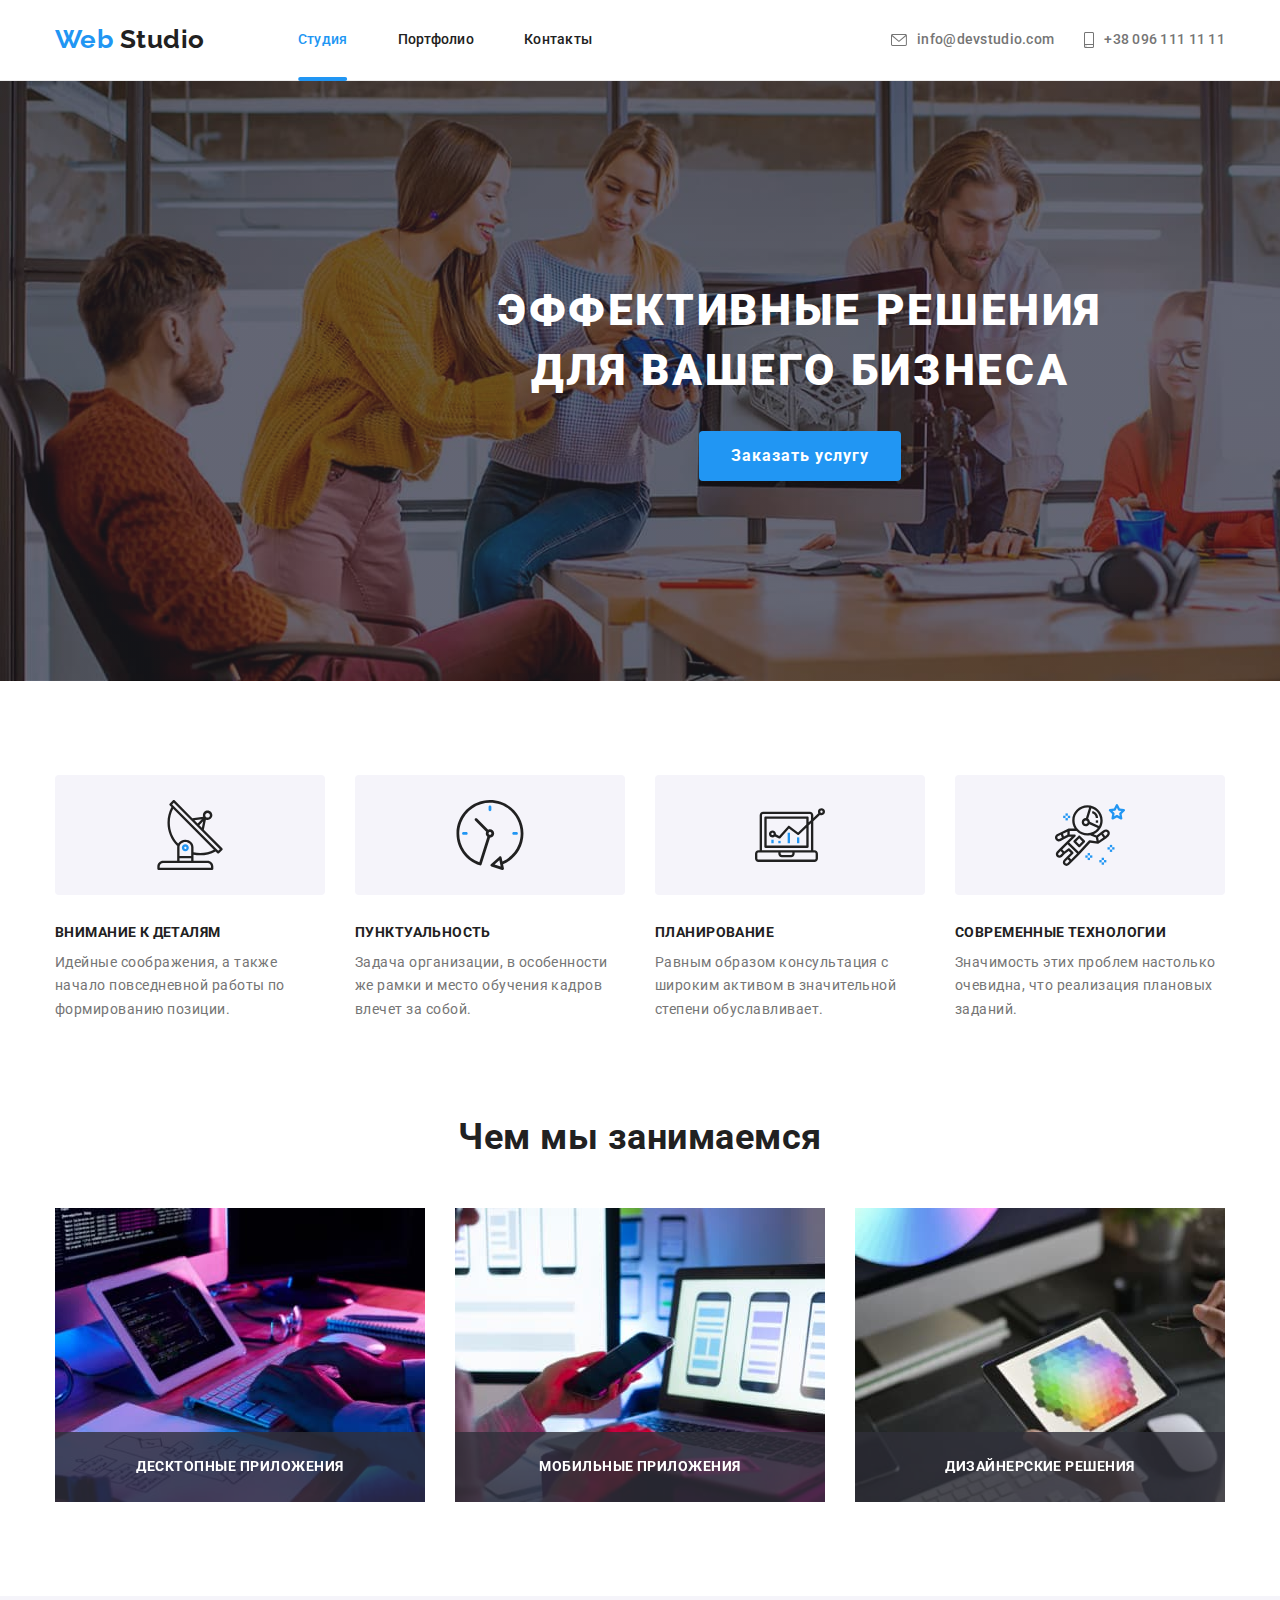
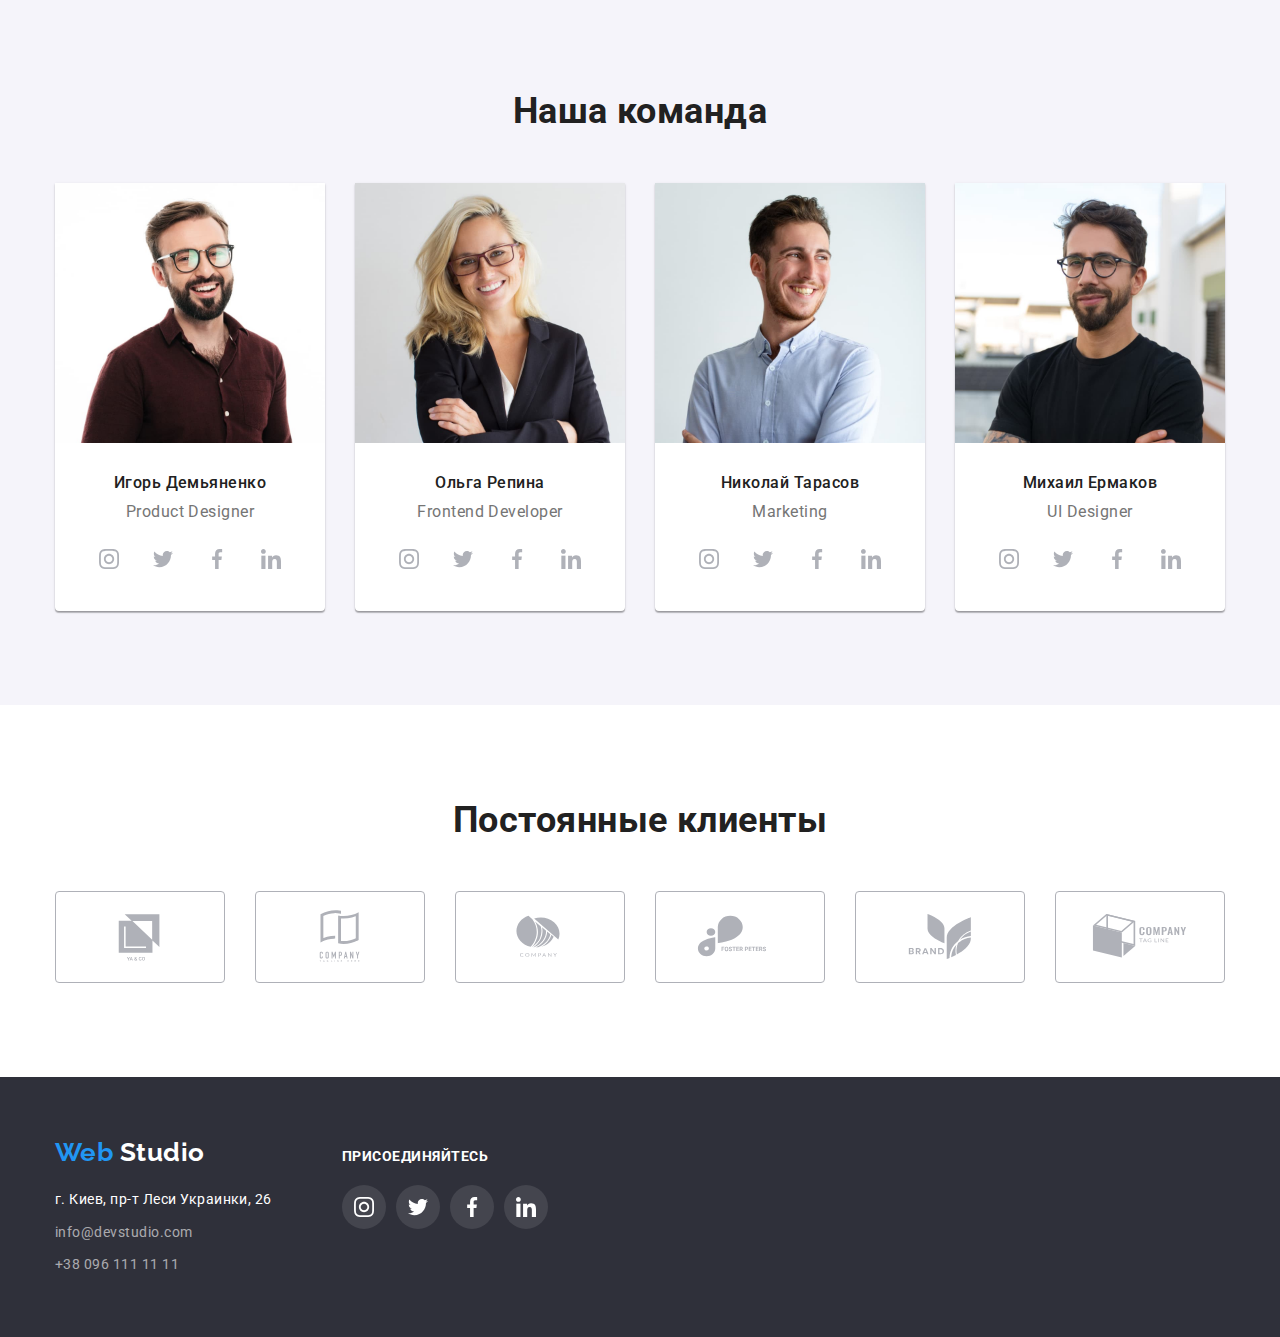
<file: index.html>
<!DOCTYPE html>
<html lang="ru">
	<head>
		<meta charset="UTF-8" />
		<meta http-equiv="X-UA-Compatible" content="IE=edge" />
		<meta name="viewport" content="width=device-width, initial-scale=1.0" />
		<title>WebStudio</title>
		<link rel="preconnect" href="https://fonts.googleapis.com" />
		<link rel="preconnect" href="https://fonts.gstatic.com" crossorigin />
		<link
			href="https://fonts.googleapis.com/css2?family=Raleway:wght@700&family=Roboto:wght@400;500;700;900&display=swap"
			rel="stylesheet"
		/>
		<link rel="stylesheet" href="./css/modern-normalize.css" />
		<link rel="stylesheet" href="./css/styles.css" />
	</head>
	<body>
		<header class="header-border">
			<div class="flex-nav container">
				<nav class="flex-nav">
					<a href="" lang="en" class="logo-header link">
						Web
						<span class="logo-accent">Studio</span>
					</a>

					<ul class="flex-nav-menu">
						<li class="list nav-menu-item">
							<a href="./index.html" class="link site-nav-text current">Студия</a>
						</li>
						<li class="list nav-menu-item">
							<a href="./portfolio.html" class="link site-nav-text">Портфолио</a>
						</li>
						<li class="list nav-menu-item">
							<a href="" class="link site-nav-text">Контакты</a>
						</li>
					</ul>
				</nav>
				<ul class="flex-nav-contact">
					<li class="list nav-contact-item">
						<a href="mailto:info@devstudio.com" class="link site-contact">
							<svg class="nav-icons" width="16" height="12">
								<use href="./images/icons.svg#icon-mail"></use>
							</svg>
							info@devstudio.com
						</a>
					</li>
					<li class="list nav-contact-item">
						<a href="tel:+380961111111" class="link site-contact">
							<svg class="nav-icons" width="10" height="16">
								<use href="./images/icons.svg#icon-smartphone"></use>
							</svg>
							+38 096 111 11 11
						</a>
					</li>
				</ul>
			</div>
		</header>
		<main>
			<section class="hero-section">
				<div class="container">
					<h1 class="hero-title">
						Эффективные решения
						<br />
						для вашего бизнеса
					</h1>
					<button data-modal-open type="button" class="hero-button">Заказать услугу</button>
					<div data-modal class="hero-backdrop is-hidden">
						<div class="hero-modal">
							<button data-modal-close type="button" class="hero-modal-close">
								<svg class="hero-modal-x" width="11" height="11">
									<use href="./images/icons.svg#icon-x"></use>
								</svg>
							</button>
						</div>
					</div>
				</div>
			</section>

			<section class="section">
				<!--Скрытый заголовок-->
				<div class="container">
					<h2 class="visually-hidden">Наши преимущества</h2>

					<ul class="advantages-items">
						<li class="list advantages-item">
							<div class="advantages-card-icon">
								<svg width="70" height="70">
									<use href="./images/icons.svg#icon-antenna"></use>
								</svg>
							</div>
							<h3 class="advantages-title">Внимание к деталям</h3>
							<p class="advantages-text">
								Идейные соображения, а также начало повседневной работы по формированию позиции.
							</p>
						</li>
						<li class="list advantages-item">
							<div class="advantages-card-icon">
								<svg width="70" height="70">
									<use href="./images/icons.svg#icon-clock"></use>
								</svg>
							</div>
							<h3 class="advantages-title">Пунктуальность</h3>
							<p class="advantages-text">
								Задача организации, в особенности же рамки и место обучения кадров влечет за собой.
							</p>
						</li>
						<li class="list advantages-item">
							<div class="advantages-card-icon">
								<svg width="70" height="70">
									<use href="./images/icons.svg#icon-diagram"></use>
								</svg>
							</div>
							<h3 class="advantages-title">Планирование</h3>
							<p class="advantages-text">
								Равным образом консультация с широким активом в значительной степени обуславливает.
							</p>
						</li>
						<li class="list advantages-item">
							<div class="advantages-card-icon">
								<svg width="70" height="70">
									<use href="./images/icons.svg#icon-astronaut"></use>
								</svg>
							</div>
							<h3 class="advantages-title">Современные технологии</h3>
							<p class="advantages-text">
								Значимость этих проблем настолько очевидна, что реализация плановых заданий.
							</p>
						</li>
					</ul>
				</div>
			</section>
			<section class="wedo-section">
				<div class="container">
					<h2 class="title wedo-title">Чем мы занимаемся</h2>

					<ul class="wedo-ul">
						<li class="list wedo-item">
							<img src="./images/about-1.jpg" alt="человек печатает на клавиатуре код" width="370" />
							<div class="wedo-backdrop">
								<p class="wedo-backdrop-text">Десктопные приложения</p>
							</div>
						</li>
						<li class="list wedo-item">
							<img src="./images/about-2.jpg" alt="на ноутбуке разметка сайтов" width="370" />
							<div class="wedo-backdrop">
								<p class="wedo-backdrop-text">Мобильные приложения</p>
							</div>
						</li>
						<li class="list wedo-item">
							<img src="./images/about-3.jpg" alt="человек держит цветовую палитра" width="370" />
							<div class="wedo-backdrop">
								<p class="wedo-backdrop-text">Дизайнерские решения</p>
							</div>
						</li>
					</ul>
				</div>
			</section>
			<section class="team section">
				<div class="team-container">
					<h2 class="title team-title">Наша команда</h2>
					<ul class="team-items">
						<li class="list team-item">
							<img class="" src="./images/team-1.jpg" alt="улыбающийся мужчина в очках" width="270" />
							<div class="team-item-text">
								<h3 class="team-item-title">Игорь Демьяненко</h3>
								<p class="team-item-role" lang="en">Product Designer</p>
								<ul class="team-social-list">
									<li class="list team-social">
										<a class="team-social-link link" href="">
											<svg class="team-icon" width="20" height="20">
												<use href="./images/icons.svg#icon-instagram"></use>
											</svg>
										</a>
									</li>
									<li class="list team-social">
										<a class="team-social-link link" href="">
											<svg class="team-icon" width="20" height="20">
												<use href="./images/icons.svg#icon-twitter"></use>
											</svg>
										</a>
									</li>
									<li class="list team-social">
										<a class="team-social-link link" href="">
											<svg class="team-icon" width="20" height="20">
												<use href="./images/icons.svg#icon-facebook"></use>
											</svg>
										</a>
									</li>
									<li class="list team-social">
										<a class="team-social-link link" href="">
											<svg class="team-icon" width="20" height="20">
												<use href="./images/icons.svg#icon-linkedin"></use>
											</svg>
										</a>
									</li>
								</ul>
							</div>
						</li>
						<li class="list team-item">
							<img class="" src="./images/team-2.jpg" alt="красивая девушка улыбается" width="270" />
							<div class="team-item-text">
								<h3 class="team-item-title">Ольга Репина</h3>
								<p class="team-item-role" lang="en">Frontend Developer</p>
								<ul class="team-social-list">
									<li class="list team-social">
										<a class="team-social-link link" href="">
											<svg class="team-icon" width="20" height="20">
												<use href="./images/icons.svg#icon-instagram"></use>
											</svg>
										</a>
									</li>
									<li class="list team-social">
										<a class="team-social-link link" href="">
											<svg class="team-icon" width="20" height="20">
												<use href="./images/icons.svg#icon-twitter"></use>
											</svg>
										</a>
									</li>
									<li class="list team-social">
										<a class="team-social-link link" href="">
											<svg class="team-icon" width="20" height="20">
												<use href="./images/icons.svg#icon-facebook"></use>
											</svg>
										</a>
									</li>
									<li class="list team-social">
										<a class="team-social-link link" href="">
											<svg class="team-icon" width="20" height="20">
												<use href="./images/icons.svg#icon-linkedin"></use>
											</svg>
										</a>
									</li>
								</ul>
							</div>
						</li>
						<li class="list team-item">
							<img class="" src="./images/team-3.jpg" alt="мужчина в голубой рубашке" width="270" />
							<div class="team-item-text">
								<h3 class="team-item-title">Николай Тарасов</h3>
								<p class="team-item-role" lang="en">Marketing</p>
								<ul class="team-social-list">
									<li class="list team-social">
										<a class="team-social-link link" href="">
											<svg class="team-icon" width="20" height="20">
												<use href="./images/icons.svg#icon-instagram"></use>
											</svg>
										</a>
									</li>
									<li class="list team-social">
										<a class="team-social-link link" href="">
											<svg class="team-icon" width="20" height="20">
												<use href="./images/icons.svg#icon-twitter"></use>
											</svg>
										</a>
									</li>
									<li class="list team-social">
										<a class="team-social-link link" href="">
											<svg class="team-icon" width="20" height="20">
												<use href="./images/icons.svg#icon-facebook"></use>
											</svg>
										</a>
									</li>
									<li class="list team-social">
										<a class="team-social-link link" href="">
											<svg class="team-icon" width="20" height="20">
												<use href="./images/icons.svg#icon-linkedin"></use>
											</svg>
										</a>
									</li>
								</ul>
							</div>
						</li>
						<li class="list team-item">
							<img class="" src="./images/team-4.jpg" alt="мужчина c бородой" width="270" />
							<div class="team-item-text">
								<h3 class="team-item-title">Михаил Ермаков</h3>
								<p class="team-item-role" lang="en">UI Designer</p>
								<ul class="team-social-list">
									<li class="list team-social">
										<a class="team-social-link link" href="">
											<svg class="team-icon" width="20" height="20">
												<use href="./images/icons.svg#icon-instagram"></use>
											</svg>
										</a>
									</li>
									<li class="list team-social">
										<a class="team-social-link link" href="">
											<svg class="team-icon" width="20" height="20">
												<use href="./images/icons.svg#icon-twitter"></use>
											</svg>
										</a>
									</li>
									<li class="list team-social">
										<a class="team-social-link link" href="">
											<svg class="team-icon" width="20" height="20">
												<use href="./images/icons.svg#icon-facebook"></use>
											</svg>
										</a>
									</li>
									<li class="list team-social">
										<a class="team-social-link link" href="">
											<svg class="team-icon" width="20" height="20">
												<use href="./images/icons.svg#icon-linkedin"></use>
											</svg>
										</a>
									</li>
								</ul>
							</div>
						</li>
					</ul>
				</div>
			</section>
			<section class="section">
				<div class="container">
					<h2 class="title clients-title">Постоянные клиенты</h2>
					<ul class="list clients-list">
						<li class="clients-item">
							<a class="clients-link" href="">
								<svg class="clients-logo" width="106" height="60">
									<use href="./images/icons.svg#icon-logo-1"></use>
								</svg>
							</a>
						</li>
						<li class="clients-item">
							<a class="clients-link" href="">
								<svg class="clients-logo" width="106" height="60">
									<use href="./images/icons.svg#icon-logo-2"></use>
								</svg>
							</a>
						</li>
						<li class="clients-item">
							<a class="clients-link" href="">
								<svg class="clients-logo" width="106" height="60">
									<use href="./images/icons.svg#icon-logo-3"></use>
								</svg>
							</a>
						</li>
						<li class="clients-item">
							<a class="clients-link" href="">
								<svg class="clients-logo" width="106" height="60">
									<use href="./images/icons.svg#icon-logo-4"></use>
								</svg>
							</a>
						</li>
						<li class="clients-item">
							<a class="clients-link" href="">
								<svg class="clients-logo" width="106" height="60">
									<use href="./images/icons.svg#icon-logo-5"></use>
								</svg>
							</a>
						</li>
						<li class="clients-item">
							<a class="clients-link" href="">
								<svg class="clients-logo" width="106" height="60">
									<use href="./images/icons.svg#icon-logo-6"></use>
								</svg>
							</a>
						</li>
					</ul>
				</div>
			</section>
		</main>
		<footer class="footer">
			<div class="container footer-container">
				<div>
					<a href="./index.html" lang="en" class="footer-logo link">
						Web
						<span class="logo-accent-footer">Studio</span>
					</a>
					<address>
						<ul>
							<li class="footer-map list footer-adress">г. Киев, пр-т Леси Украинки, 26</li>
							<li class="list footer-adress">
								<a href="mailto:info@devstudio.com" class="footer-contact link">info@devstudio.com</a>
							</li>
							<li class="list footer-adress">
								<a href="tel:+380961111111" class="footer-contact link">+38 096 111 11 11</a>
							</li>
						</ul>
					</address>
				</div>
				<div class="footer-socials">
					<h3 class="footer-socials-title">присоединяйтесь</h3>
					<ul class="footer-socials-list list">
						<li>
							<a class="footer-socials-link link" href="">
								<svg class="footer-icon" width="20" height="20">
									<use href="./images/icons.svg#icon-instagram"></use>
								</svg>
							</a>
						</li>

						<li class="list footer-social">
							<a class="footer-socials-link link" href="">
								<svg class="footer-icon" width="20" height="20">
									<use href="./images/icons.svg#icon-twitter"></use>
								</svg>
							</a>
						</li>
						<li class="list footer-social">
							<a class="footer-socials-link link" href="">
								<svg class="footer-icon" width="20" height="20">
									<use href="./images/icons.svg#icon-facebook"></use>
								</svg>
							</a>
						</li>
						<li class="list footer-social">
							<a class="footer-socials-link link" href="">
								<svg class="footer-icon" width="20" height="20">
									<use href="./images/icons.svg#icon-linkedin"></use>
								</svg>
							</a>
						</li>
					</ul>
				</div>
			</div>
		</footer>
		<script src="./js/modal.js"></script>
	</body>
</html>
</file>
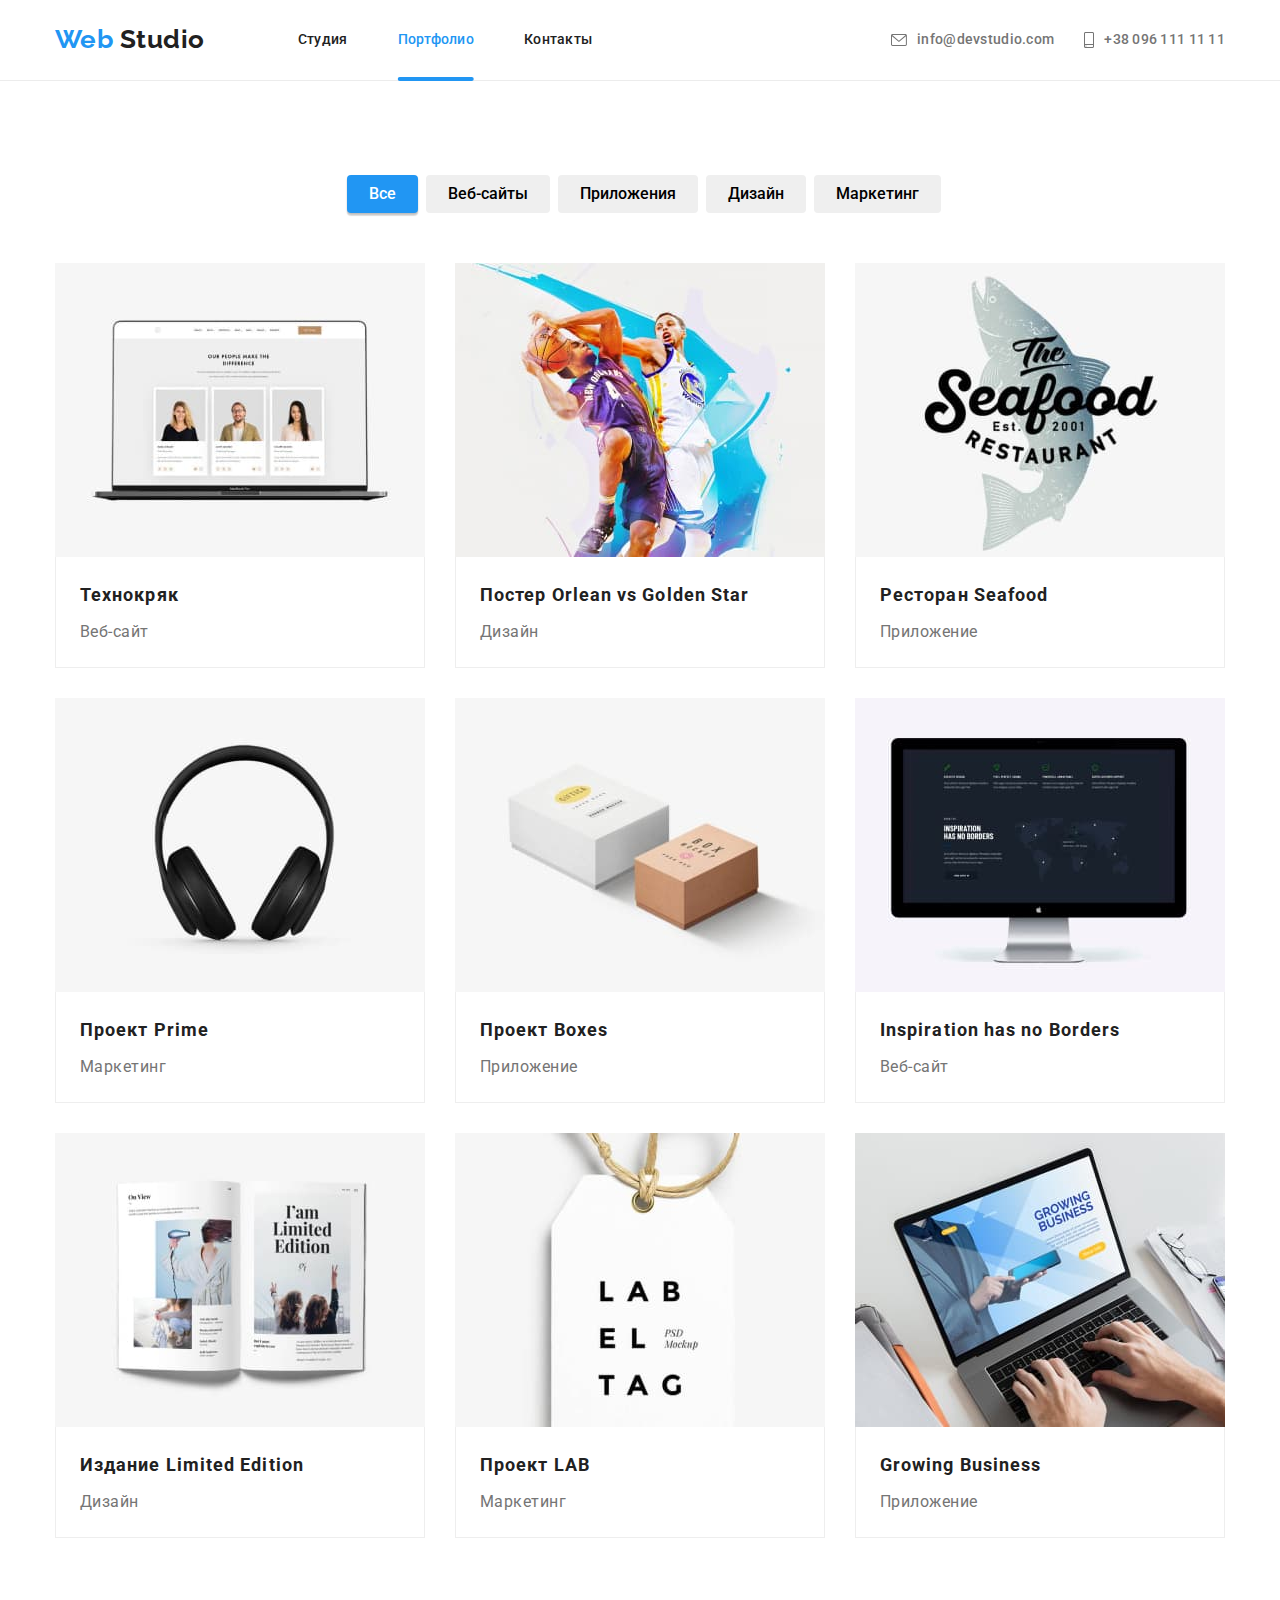
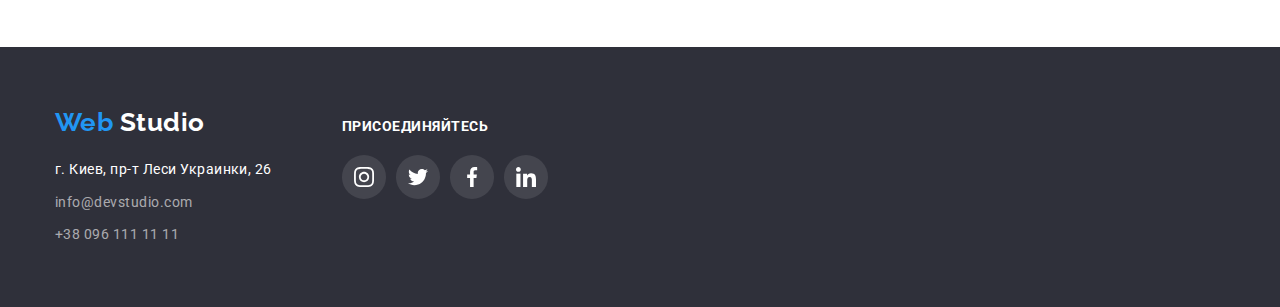
<file: portfolio.html>
<!DOCTYPE html>
<html lang="ru">
	<head>
		<meta charset="UTF-8" />
		<meta http-equiv="X-UA-Compatible" content="IE=edge" />
		<meta name="viewport" content="width=device-width, initial-scale=1.0" />
		<title>WebStudio</title>
		<link rel="preconnect" href="https://fonts.googleapis.com" />
		<link rel="preconnect" href="https://fonts.gstatic.com" crossorigin />
		<link
			href="https://fonts.googleapis.com/css2?family=Raleway:wght@700&family=Roboto:wght@400;500;700;900&display=swap"
			rel="stylesheet"
		/>
		<link rel="stylesheet" href="./css/modern-normalize.css" />
		<link rel="stylesheet" href="./css/styles.css" />
	</head>
	<body>
		<header class="header-border">
			<div class="flex-nav container">
				<nav class="flex-nav">
					<a href="" lang="en" class="logo-header link">
						Web
						<span class="logo-accent">Studio</span>
					</a>

					<ul class="flex-nav-menu">
						<li class="list nav-menu-item">
							<a href="./index.html" class="link site-nav-text">Студия</a>
						</li>
						<li class="list nav-menu-item">
							<a href="./portfolio.html" class="link site-nav-text current">Портфолио</a>
						</li>
						<li class="list nav-menu-item">
							<a href="" class="link site-nav-text">Контакты</a>
						</li>
					</ul>
				</nav>
				<ul class="flex-nav-contact">
					<li class="list nav-contact-item">
						<a href="mailto:info@devstudio.com" class="link site-contact">
							<svg class="nav-icons" width="16" height="12">
								<use href="./images/icons.svg#icon-mail"></use>
							</svg>
							info@devstudio.com
						</a>
					</li>
					<li class="list nav-contact-item">
						<a href="tel:+380961111111" class="link site-contact">
							<svg class="nav-icons" width="10" height="16">
								<use href="./images/icons.svg#icon-smartphone"></use>
							</svg>
							+38 096 111 11 11
						</a>
					</li>
				</ul>
			</div>
		</header>
		<main>
			<section class="section">
				<!--Скрытый заголовок-->
				<div class="container">
					<h1 class="visually-hidden">Виды работ</h1>
					<ul class="works-buttons">
						<li class="list work-button-li">
							<button type="button" class="work-button button-current">Все</button>
						</li>
						<li class="list work-button-li">
							<button type="button" class="work-button">Веб-сайты</button>
						</li>
						<li class="list work-button-li">
							<button type="button" class="work-button">Приложения</button>
						</li>
						<li class="list work-button-li">
							<button type="button" class="work-button">Дизайн</button>
						</li>
						<li class="list work-button-li">
							<button type="button" class="work-button">Маркетинг</button>
						</li>
					</ul>
				</div>
				<div class="works-container">
					<ul class="works-items">
						<li class="list works-item">
							<a href="" class="works-link link">
								<div class="works-backdrop">
									<img class="works-img" src="./images/portpholio-1.jpg" alt="ноутбук с сайтом" width="370" />
									<div class="works-backdrop-bg">
										<p class="works-backdrop-text">
											Технокряк это современная площадка распространения коронавируса. Компании используют эту платформу
											для цифрового шпионажа и атак на защищённые сервера конкурентов.
										</p>
									</div>
								</div>
								<div class="works-item-bottom">
									<h2 class="works-title">Технокряк</h2>
									<p class="works-text">Веб-сайт</p>
								</div>
							</a>
						</li>
						<li class="list works-item">
							<a href="" class="works-link link">
								<div class="works-backdrop">
									<img class="works-img" src="./images/portpholio-2.jpg" alt="нарисованные баскетболисты" width="370" />
									<div class="works-backdrop-bg">
										<p class="works-backdrop-text">
											Технокряк это современная площадка распространения коронавируса. Компании используют эту платформу
											для цифрового шпионажа и атак на защищённые сервера конкурентов.
										</p>
									</div>
								</div>
								<div class="works-item-bottom">
									<h2 class="works-title">
										Постер
										<span lang="en">Orlean vs Golden Star</span>
									</h2>
									<p class="works-text">Дизайн</p>
								</div>
							</a>
						</li>
						<li class="list works-item">
							<a href="" class="works-link link">
								<div class="works-backdrop">
									<img class="works-img" src="./images/portpholio-3.jpg" alt="название приложения" width="370" />
									<div class="works-backdrop-bg">
										<p class="works-backdrop-text">
											Технокряк это современная площадка распространения коронавируса. Компании используют эту платформу
											для цифрового шпионажа и атак на защищённые сервера конкурентов.
										</p>
									</div>
								</div>
								<div class="works-item-bottom">
									<h2 class="works-title">
										Ресторан
										<span lang="en">Seafood</span>
									</h2>
									<p class="works-text">Приложение</p>
								</div>
							</a>
						</li>
						<li class="list works-item">
							<a href="" class="works-link link">
								<div class="works-backdrop">
									<img class="works-img" src="./images/portpholio-4.jpg" alt="наушники" width="370" />
									<div class="works-backdrop-bg">
										<p class="works-backdrop-text">
											Технокряк это современная площадка распространения коронавируса. Компании используют эту платформу
											для цифрового шпионажа и атак на защищённые сервера конкурентов.
										</p>
									</div>
								</div>
								<div class="works-item-bottom">
									<h2 class="works-title">
										Проект
										<span lang="en">Prime</span>
									</h2>
									<p class="works-text">Маркетинг</p>
								</div>
							</a>
						</li>
						<li class="list works-item">
							<a href="" class="works-link link">
								<div class="works-backdrop">
									<img class="works-img" src="./images/portpholio-5.jpg" alt="упаковка" width="370" />
									<div class="works-backdrop-bg">
										<p class="works-backdrop-text">
											Технокряк это современная площадка распространения коронавируса. Компании используют эту платформу
											для цифрового шпионажа и атак на защищённые сервера конкурентов.
										</p>
									</div>
								</div>
								<div class="works-item-bottom">
									<h2 class="works-title">
										Проект
										<span lang="en">Boxes</span>
									</h2>
									<p class="works-text">Приложение</p>
								</div>
							</a>
						</li>
						<li class="list works-item">
							<a href="" class="works-link link">
								<div class="works-backdrop">
									<img class="works-img" src="./images/portpholio-6.jpg" alt="монитор с сайтом" width="370" />
									<div class="works-backdrop-bg">
										<p class="works-backdrop-text">
											Технокряк это современная площадка распространения коронавируса. Компании используют эту платформу
											для цифрового шпионажа и атак на защищённые сервера конкурентов.
										</p>
									</div>
								</div>
								<div class="works-item-bottom">
									<h2 class="works-title" lang="en">Inspiration has no Borders</h2>
									<p class="works-text">Веб-сайт</p>
								</div>
							</a>
						</li>
						<li class="list works-item">
							<a href="" class="works-link link">
								<div class="works-backdrop">
									<img class="works-img" src="./images/portpholio-7.jpg" alt="журнал" width="370" />
									<div class="works-backdrop-bg">
										<p class="works-backdrop-text">
											Технокряк это современная площадка распространения коронавируса. Компании используют эту платформу
											для цифрового шпионажа и атак на защищённые сервера конкурентов.
										</p>
									</div>
								</div>
								<div class="works-item-bottom">
									<h2 class="works-title">
										Издание
										<span lang="en">Limited Edition</span>
									</h2>
									<p class="works-text">Дизайн</p>
								</div>
							</a>
						</li>
						<li class="list works-item">
							<a href="" class="works-link link">
								<div class="works-backdrop">
									<img class="works-img" src="./images/portpholio-8.jpg" alt="бирка с названием" width="370" />
									<div class="works-backdrop-bg">
										<p class="works-backdrop-text">
											Технокряк это современная площадка распространения коронавируса. Компании используют эту платформу
											для цифрового шпионажа и атак на защищённые сервера конкурентов.
										</p>
									</div>
								</div>
								<div class="works-item-bottom">
									<h2 class="works-title">
										Проект
										<span lang="en">LAB</span>
									</h2>
									<p class="works-text">Маркетинг</p>
								</div>
							</a>
						</li>
						<li class="list works-item">
							<a href="" class="works-link link">
								<div class="works-backdrop">
									<img src="./images/portpholio-9.jpg" alt="руки на ноутбуке" width="370" />
									<div class="works-backdrop-bg">
										<p class="works-backdrop-text">
											Технокряк это современная площадка распространения коронавируса. Компании используют эту платформу
											для цифрового шпионажа и атак на защищённые сервера конкурентов.
										</p>
									</div>
								</div>
								<div class="works-item-bottom">
									<h2 class="works-title" lang="en">Growing Business</h2>
									<p class="works-text">Приложение</p>
								</div>
							</a>
						</li>
					</ul>
				</div>
			</section>
		</main>
		<footer class="footer">
			<div class="container footer-container">
				<div>
					<a href="./index.html" lang="en" class="footer-logo link">
						Web
						<span class="logo-accent-footer">Studio</span>
					</a>
					<address>
						<ul>
							<li class="footer-map list footer-adress">г. Киев, пр-т Леси Украинки, 26</li>
							<li class="list footer-adress">
								<a href="mailto:info@devstudio.com" class="footer-contact link">info@devstudio.com</a>
							</li>
							<li class="list footer-adress">
								<a href="tel:+380961111111" class="footer-contact link">+38 096 111 11 11</a>
							</li>
						</ul>
					</address>
				</div>
				<div class="footer-socials">
					<p class="footer-socials-title">присоединяйтесь</p>
					<ul class="footer-socials-list list">
						<li>
							<a class="footer-socials-link link" href="">
								<svg class="footer-icon" width="20" height="20">
									<use href="./images/icons.svg#icon-instagram"></use>
								</svg>
							</a>
						</li>

						<li class="list footer-social">
							<a class="footer-socials-link link" href="">
								<svg class="footer-icon" width="20" height="20">
									<use href="./images/icons.svg#icon-twitter"></use>
								</svg>
							</a>
						</li>
						<li class="list footer-social">
							<a class="footer-socials-link link" href="">
								<svg class="footer-icon" width="20" height="20">
									<use href="./images/icons.svg#icon-facebook"></use>
								</svg>
							</a>
						</li>
						<li class="list footer-social">
							<a class="footer-socials-link link" href="">
								<svg class="footer-icon" width="20" height="20">
									<use href="./images/icons.svg#icon-linkedin"></use>
								</svg>
							</a>
						</li>
					</ul>
				</div>
			</div>
		</footer>
	</body>
</html>
</file>
<file: css/styles.css>
:root {
	--title-text-color: #212121;
	--primary-text-color: #757575;
	--primary-white-color: #ffffff;
	--accent-color: #2196f3;
	--accent-color-hover: #188ce8;
	--team-bg-color: #f5f4fa;
	--footer-bg-color: #2f303a;
	--temporary-bg-color: #2f303a;
	--social-links: #afb1b8;

	--animation-duration: 250ms;
	--timing-function: cubic-bezier(0.4, 0, 0.2, 1);
}

body {
	margin: 0;
	font-family: Roboto, sans-serif;
	letter-spacing: 0.03em;

	color: var(--title-text-color);
	background-color: var(--primary-white-color);
}

h1,
h2,
h3,
h4,
h5,
h6,
p,
ul {
	margin: 0;
	padding: 0;
}

img {
	display: block;
	max-width: 100%;
	height: auto;
}

/* -------All site------- */

*,
::after,
::before {
	box-sizing: border-box;
}

.visually-hidden {
	position: absolute;
	width: 1px;
	height: 1px;
	margin: -1px;
	border: 0;
	padding: 0;
	white-space: nowrap;
	clip-path: inset(100%);
	clip: rect(0 0 0 0);
	overflow: hidden;
}

.title {
	font-weight: 700;
	font-size: 36px;
	line-height: 1.17;
	text-align: center;
}

.link {
	text-decoration: none;
}

.list {
	list-style: none;
}

.container {
	width: 1200px;
	padding-left: 15px;
	padding-right: 15px;
	margin-right: auto;
	margin-left: auto;
}

.section {
	padding-top: 94px;
	padding-bottom: 94px;
}

/* -------site-nav------- */

.header-border {
	border-bottom: 1px solid #ececec;
}

.flex-nav {
	display: flex;
}

.flex-nav-menu {
	display: flex;
	align-items: center;
	margin-left: 93px;
}

.flex-nav-contact {
	margin-left: auto;
	display: flex;
	align-items: center;
}

.nav-menu-item {
	position: relative;
}

.nav-menu-item:not(:first-child) {
	margin-left: 50px;
}

.logo-header {
	padding: 24px 0;

	font-family: Raleway;
	font-size: 26px;
	font-weight: 700;
	line-height: 1.19;
	color: var(--accent-color);
}

.logo-accent {
	color: var(--title-text-color);

	transition: color var(--animation-duration) var(--timing-function);
}

.logo-header:hover .logo-accent,
.logo-header:focus .logo-accent {
	color: var(--accent-color);
}

.site-nav-text {
	display: block;
	padding: 32px 0;

	font-size: 14px;
	font-weight: 500;
	line-height: 1.14;
	letter-spacing: 0.02em;
	color: var(--title-text-color);

	transition: color var(--animation-duration) var(--timing-function);
}
.site-nav-text:hover,
.site-nav-text:focus {
	color: var(--accent-color);
}

.nav-icons {
	margin-right: 10px;

	fill: currentColor;
}

.site-contact {
	padding: 32px 0;

	font-size: 14px;
	font-weight: 500;
	line-height: 1.14;
	letter-spacing: 0.02em;
	color: var(--primary-text-color);
	display: flex;
	align-items: center;

	transition: color var(--animation-duration) var(--timing-function);
}

.site-contact:hover,
.site-contact:focus,
.current {
	color: var(--accent-color);
}

.site-nav-text.current::after {
	content: "";
	display: block;

	position: absolute;
	bottom: -1px;
	left: 50%;
	transform: translate(-50%, 0);

	width: 100%;
	height: 4px;
	border-radius: 2px;
	background-color: var(--accent-color);
}

.nav-contact-item:not(:first-child) {
	margin-left: 30px;
}

/* -------hero------- */

.hero-section {
	width: 1600px;
	margin-left: auto;
	margin-right: auto;
	padding: 200px 0;

	background-image: linear-gradient(rgba(47, 48, 58, 0.4), rgba(47, 48, 58, 0.4)), url("../images/hero-bg.jpg");
	background-repeat: no-repeat;
	background-size: cover;
	background-position: center;
}

.hero-title {
	margin-bottom: 30px;

	color: var(--primary-white-color);
	font-weight: 900;
	font-size: 44px;
	line-height: 1.36;
	text-align: center;
	letter-spacing: 0.06em;
	text-transform: uppercase;
}

.hero-button {
	display: block;
	padding: 10px 32px;
	margin: auto;

	border: none;
	border-radius: 4px;
	box-shadow: 0px 4px 4px rgba(0, 0, 0, 0.15);

	font-family: Roboto, sans-serif;
	font-weight: 700;
	font-size: 16px;
	line-height: 1.87;
	letter-spacing: 0.06em;

	color: var(--primary-white-color);
	background-color: var(--accent-color);

	transition: background-color var(--animation-duration) var(--timing-function);
}

.hero-button:hover,
.hero-button:focus {
	background-color: var(--accent-color-hover);
}

.hero-backdrop {
	position: fixed;

	visibility: visible;
	opacity: 1;
	transition: opacity var(--animation-duration) var(--timing-function);

	top: 0;
	left: 0;
	height: 100%;
	width: 100%;
	background-color: rgba(0, 0, 0, 0.2);
}

.hero-backdrop.is-hidden {
	opacity: 0;
	pointer-events: none;
}

.hero-backdrop.is-hidden .hero-modal {
	transform: scale(0.1) translate(-50%, -50%);
}

.hero-modal {
	position: absolute;

	transform: translate(-50%, -50%) scale(1);
	transform-origin: top left;
	transition: transform var(--animation-duration) var(--timing-function);

	width: 528px;
	height: 581px;
	top: 50%;
	left: 50%;

	background-color: var(--primary-white-color);
	box-shadow: 0px 1px 3px rgba(0, 0, 0, 0.12), 0px 1px 1px rgba(0, 0, 0, 0.14), 0px 2px 1px rgba(0, 0, 0, 0.2);
	border-radius: 4px;
}

.hero-modal-close {
	width: 30px;
	height: 30px;
	margin: 8px 8px 0 auto;
	border-radius: 50%;
	display: flex;
	align-items: center;
	justify-content: center;

	background-color: var(--primary-white-color);
	border: 1px solid rgba(0, 0, 0, 0.1);
}

/* -------advantages------- */

.advantages-items {
	display: flex;
	justify-content: center;
}

.advantages-item {
	width: 270px;
}

.advantages-item:not(:first-child) {
	margin-left: 30px;
}

.advantages-card-icon {
	width: 270px;
	height: 120px;

	display: flex;
	align-items: center;
	justify-content: center;
	margin-bottom: 30px;
	border-radius: 4px;

	background-color: var(--team-bg-color);
}

.advantages-title {
	margin-bottom: 10px;

	font-weight: 700;
	font-size: 14px;
	line-height: 1.14;
	letter-spacing: 0.03em;
	text-transform: uppercase;
}
.advantages-text {
	font-size: 14px;
	line-height: 1.71;
	color: var(--primary-text-color);
}

/* -------wedo------- */

.wedo-section {
	padding-top: 0;
	padding-bottom: 94px;
}

.wedo-title {
	margin-bottom: 50px;
}

.wedo-ul {
	display: flex;
}

.wedo-item {
	position: relative;
}

.wedo-item:not(:first-child) {
	margin-left: 30px;
}

.wedo-backdrop {
	position: absolute;
	bottom: 0;
	width: 100%;
	height: 70px;
	display: flex;
	align-items: center;
	justify-content: center;

	background-color: rgba(47, 48, 58, 0.8);
}

.wedo-backdrop-text {
	font-weight: 700;
	font-size: 14px;
	line-height: 1.14;
	text-transform: uppercase;

	color: var(--primary-white-color);
}

/* team */

.team {
	background-color: var(--team-bg-color);
}

.team-container {
	width: 1200px;
	padding-left: 15px;
	padding-right: 15px;
	margin-right: auto;
	margin-left: auto;
}

.team-title {
	margin-top: 0;
	margin-bottom: 50px;
}

.team-items {
	display: flex;
	justify-content: center;
	padding: 0;
	margin: 0;
}

.team-item {
	height: 428px;

	background-color: var(--primary-white-color);
	box-shadow: 0px 1px 3px rgba(0, 0, 0, 0.12), 0px 1px 1px rgba(0, 0, 0, 0.14), 0px 2px 1px rgba(0, 0, 0, 0.2);
	border-radius: 0px 0px 4px 4px;
}

.team-item:not(:first-child) {
	margin-left: 30px;
}

.team-item-text {
	padding: 30px 32px;
}

.team-item-title {
	font-weight: 500;
	font-size: 16px;
	line-height: 1.19;
	text-align: center;
	margin-bottom: 10px;
}

.team-item-role {
	font-size: 16px;
	line-height: 1.19;
	color: var(--primary-text-color);
	text-align: center;
	margin-bottom: 16px;
}

.team-social-list {
	display: flex;
	justify-content: space-between;
}

.team-social-link {
	display: block;
	border-radius: 50%;
	width: 44px;
	height: 44px;

	display: flex;
	align-items: center;
	justify-content: center;

	background-color: transparent;
	color: var(--social-links);

	transition: background-color var(--animation-duration) var(--timing-function),
		color var(--animation-duration) var(--timing-function);
}

.team-social-link:hover,
.team-social-link:focus {
	color: var(--primary-white-color);
	background-color: var(--accent-color);
}

.team-icon {
	fill: currentColor;
}

/* -------clients------- */

.clients-title {
	margin-top: 0;
	margin-bottom: 50px;
}

.clients-list {
	display: flex;
	align-items: center;
	justify-content: space-between;
}

.clients-link {
	width: 170px;
	height: 92px;

	display: flex;
	align-items: center;
	justify-content: center;

	border: 1px solid var(--social-links);
	border-radius: 4px;
	color: var(--social-links);

	transition: color var(--animation-duration) var(--timing-function),
		border-color var(--animation-duration) var(--timing-function);
}

.clients-link:hover,
.clients-link:focus {
	color: var(--accent-color);
	border-color: var(--accent-color);
}

.clients-logo {
	fill: currentColor;
}

/* -------footer------- */

.footer-container {
	display: flex;
	align-items: baseline;
}

.footer-logo {
	display: block;
	margin-bottom: 20px;

	font-family: Raleway;
	font-size: 26px;
	font-weight: 700;
	line-height: 1.19;
	color: var(--accent-color);
}

.logo-accent-footer {
	color: var(--primary-white-color);
	transition: color var(--animation-duration) var(--timing-function);
}

.footer-logo:hover .logo-accent-footer,
.footer-logo:focus .logo-accent-footer {
	color: var(--accent-color);
}

.footer {
	padding-top: 60px;
	padding-bottom: 60px;
	background-color: var(--footer-bg-color);
}

.footer-adress:not(:last-child) {
	margin-bottom: 9px;
}

.footer-map {
	font-size: 14px;
	line-height: 1.71;
	font-style: normal;
	color: var(--primary-white-color);

	transition: color var(--animation-duration) var(--timing-function);
}

.footer-contact {
	font-size: 14px;
	line-height: 1.71;
	font-style: normal;
	color: rgba(255, 255, 255, 0.6);

	transition: color var(--animation-duration) var(--timing-function);
}

.footer-map:hover,
.footer-map:focus,
.footer-contact:hover,
.footer-contact:focus {
	color: var(--accent-color);
}

.footer-socials {
	width: 206px;
	height: 80px;
	margin-left: 70px;
}

.footer-socials-list {
	display: flex;
	align-items: center;
	justify-content: space-between;
}

.footer-socials-title {
	font-weight: 700;
	font-size: 14px;
	line-height: 1.14;
	margin-bottom: 20px;

	color: var(--primary-white-color);
	text-transform: uppercase;
}

.footer-socials-link {
	display: block;
	border-radius: 50%;
	width: 44px;
	height: 44px;

	display: flex;
	align-items: center;
	justify-content: center;

	background-color: rgba(255, 255, 255, 0.1);
	fill: var(--primary-white-color);

	transition: background-color var(--animation-duration) var(--timing-function);
}

.footer-socials-link:hover,
.footer-socials-link:focus {
	background-color: var(--accent-color);
}

/* -------PORTPHOLIO------- */
/* -------Types of work------- */

.works-buttons {
	display: flex;
	justify-content: center;
	margin-bottom: 50px;
}

.work-button-li {
	margin-left: 8px;
}

.work-button {
	padding: 6px 22px;

	font-family: Roboto, sans-serif;
	font-weight: 500;
	font-size: 16px;
	line-height: 1.62;

	border: none;
	border-radius: 4px;

	transition: background-color var(--animation-duration) var(--timing-function),
		color var(--animation-duration) var(--timing-function), box-shadow var(--animation-duration) var(--timing-function);
}

.button-current {
	color: var(--primary-white-color);
	background-color: var(--accent-color);
	box-shadow: 0px 3px 1px rgba(0, 0, 0, 0.1), 0px 1px 2px rgba(0, 0, 0, 0.08), 0px 2px 2px rgba(0, 0, 0, 0.12);
}

.work-button:hover,
.work-button:focus {
	color: var(--primary-white-color);
	background-color: var(--accent-color);
	box-shadow: 0px 3px 1px rgba(0, 0, 0, 0.1), 0px 1px 2px rgba(0, 0, 0, 0.08), 0px 2px 2px rgba(0, 0, 0, 0.12);

	cursor: pointer;
}

/* -------works------- */

.works-container {
	width: 1200px;
	padding-left: -15px;
	padding-right: -15px;
	margin-top: -15px;
	margin-right: auto;
	margin-left: auto;
}

.works-items {
	display: flex;
	flex-wrap: wrap;
}

.works-backdrop {
	position: relative;
	overflow: hidden;
}

.works-img {
	display: block;
}

.works-backdrop-bg {
	position: absolute;

	transform: translateY(0);
	transition: transform var(--animation-duration) var(--timing-function);

	top: 100%;
	left: 0;
	width: 100%;
	height: 100%;
	display: flex;
	align-items: center;
	justify-content: center;

	background-color: rgba(33, 150, 243, 0.9);
}

.works-backdrop-text {
	width: 322px;
	font-size: 18px;
	line-height: 1.56;
	color: var(--primary-white-color);
}

.works-item {
	width: 370px;
	margin: 15px;

	background-color: var(--primary-white-color);
}

.works-link {
	display: block;
	width: 100%;
	height: 100%;

	transition: box-shadow var(--animation-duration) var(--timing-function);
}

.works-link:hover,
.works-link:focus {
	box-shadow: 0px 1px 1px rgba(0, 0, 0, 0.12), 0px 4px 4px rgba(0, 0, 0, 0.06), 1px 4px 6px rgba(0, 0, 0, 0.16);
}

.works-link:hover .works-backdrop-bg,
.works-link:focus .works-backdrop-bg {
	transform: translateY(-100%);
}

.works-item-bottom {
	padding: 20px 24px;

	border-right: 1px solid #eeeeee;
	border-bottom: 1px solid #eeeeee;
	border-left: 1px solid #eeeeee;
}

.works-title {
	font-weight: 700;
	font-size: 18px;
	line-height: 2;
	letter-spacing: 0.06em;

	margin: 0;
	margin-bottom: 4px;
	color: var(--title-text-color);
}

.works-text {
	font-size: 16px;
	line-height: 1.87;
	color: var(--primary-text-color);
}
</file>
